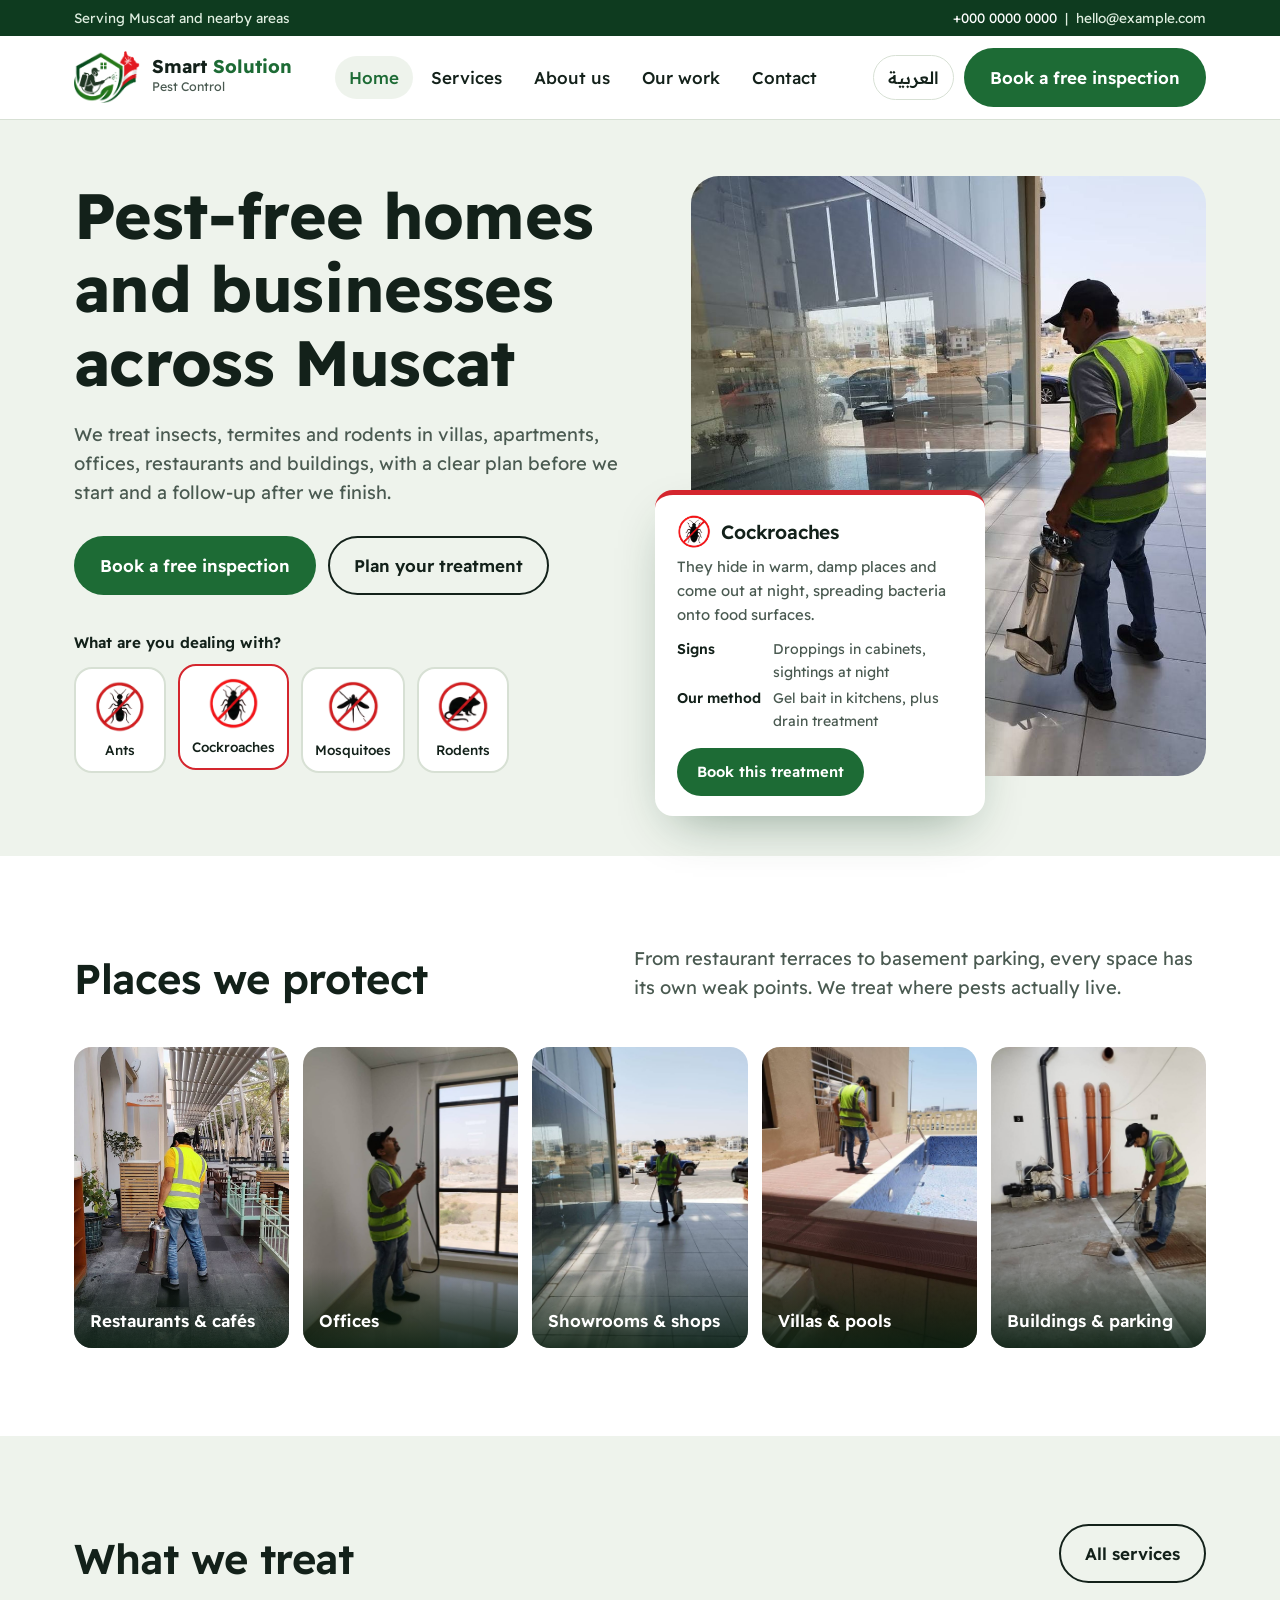
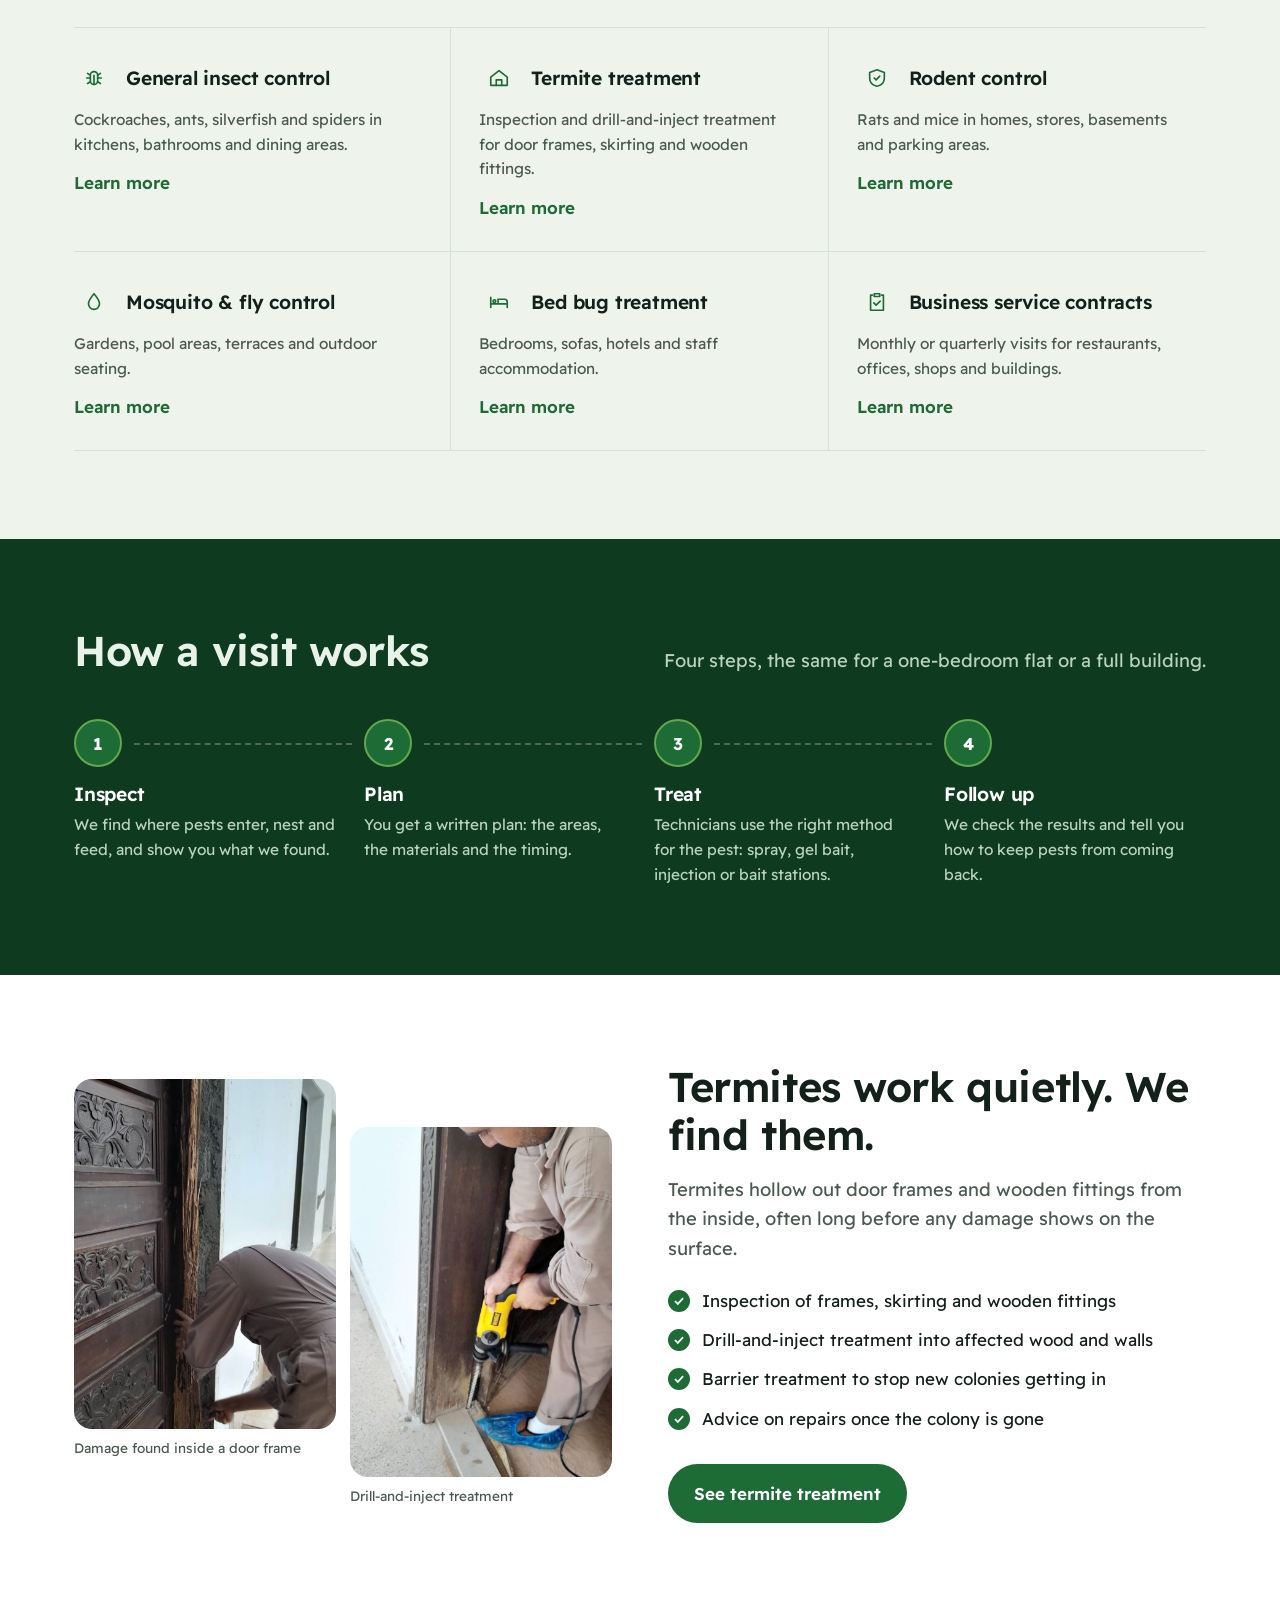
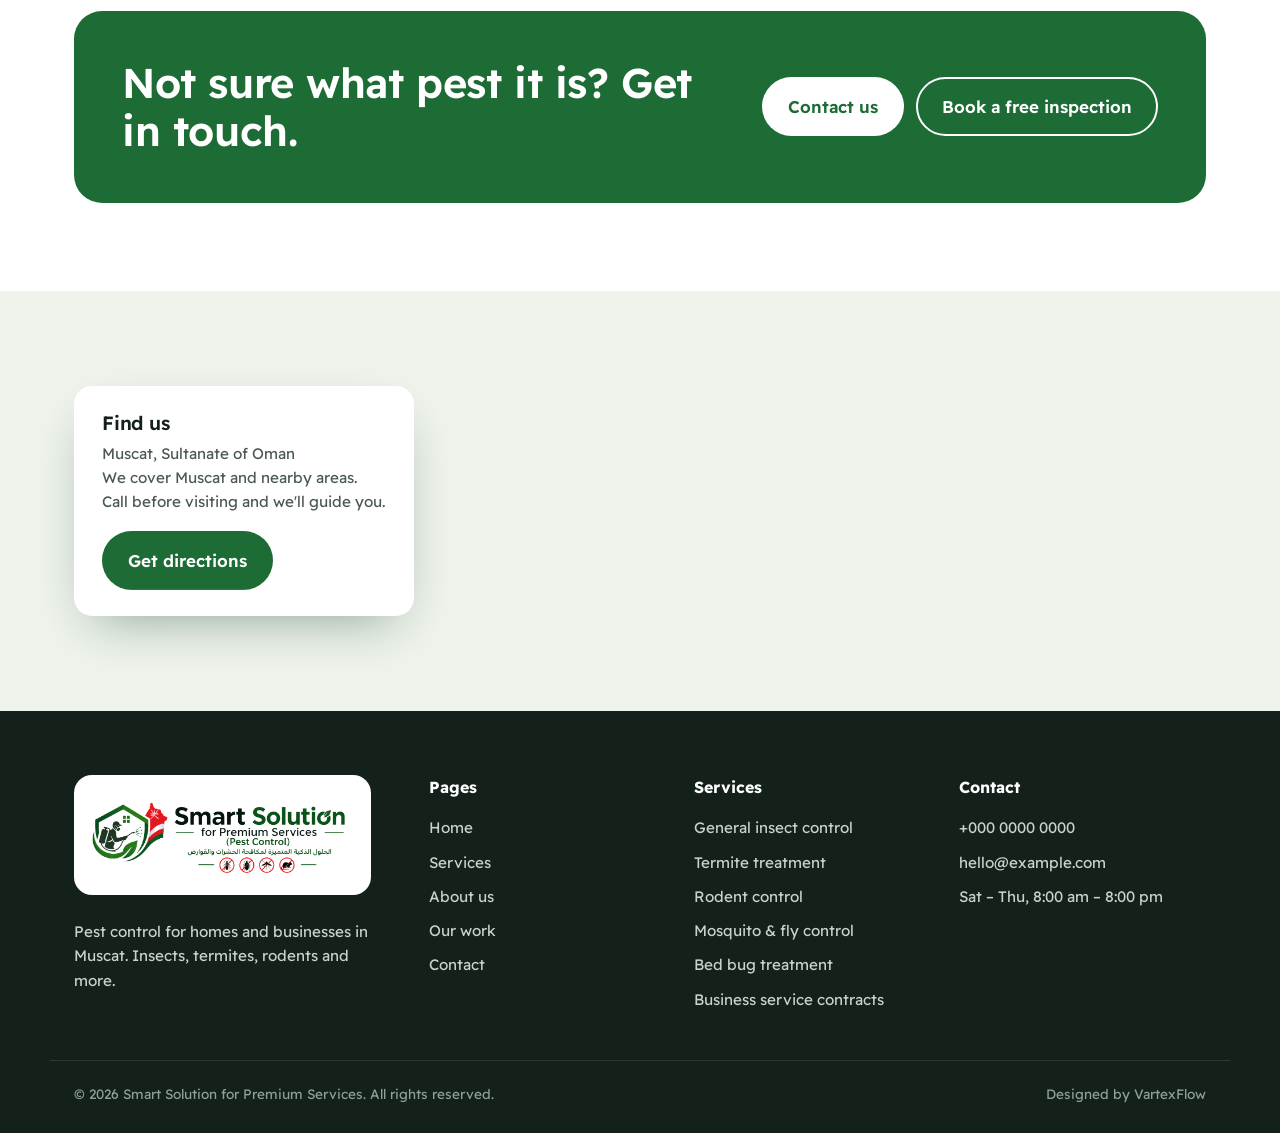
<file: index.html>
<!DOCTYPE html>
<html lang="en" dir="ltr">
<head>
<meta charset="utf-8">
<meta name="viewport" content="width=device-width, initial-scale=1">
<title>Smart Solution – Pest Control in Muscat, Oman</title>
<meta name="description" content="Pest control for homes and businesses in Muscat: insects, termites, rodents, mosquitoes and bed bugs. Book a free inspection.">
<link rel="canonical" href="https://shahinalambd.github.io/smart-solution-website/">
<meta property="og:type" content="website">
<meta property="og:title" content="Smart Solution – Pest Control in Muscat, Oman">
<meta property="og:description" content="Pest control for homes and businesses in Muscat: insects, termites, rodents, mosquitoes and bed bugs. Book a free inspection.">
<meta property="og:url" content="https://shahinalambd.github.io/smart-solution-website/">
<meta property="og:image" content="https://shahinalambd.github.io/smart-solution-website/assets/img/og-image.png">
<meta property="og:image:width" content="1200">
<meta property="og:image:height" content="630">
<meta name="twitter:card" content="summary_large_image">
<link rel="icon" href="assets/img/emblem.png">
<link rel="preconnect" href="https://fonts.googleapis.com"><link rel="preconnect" href="https://fonts.gstatic.com" crossorigin>
<link href="https://fonts.googleapis.com/css2?family=Readex+Pro:wght@300;400;500;600;700&display=swap" rel="stylesheet">
<link rel="stylesheet" href="assets/css/style.css">
</head>
<body data-page="home">
<div id="site-header"></div>

<main>
  <section class="hero">
    <div class="wrap hero-grid">
      <div class="hero-load">
        <h1 data-i18n="h_title">Pest-free homes and businesses across Muscat</h1>
        <p class="lead" data-i18n="h_lead">We treat insects, termites and rodents in villas, apartments, offices, restaurants and buildings, with a clear plan before we start and a follow-up after we finish.</p>
        <div class="hero-ctas">
          <a class="btn btn-primary" href="contact.html" data-i18n="cta_book">Book a free inspection</a>
          <a class="btn btn-ghost" href="services.html#planner" data-i18n="cta_plan">Plan your treatment</a>
        </div>
        <div class="pest-picker">
          <p class="label" data-i18n="h_pick">What are you dealing with?</p>
          <div class="pest-row" id="pestRow"></div>
        </div>
      </div>
      <div class="hero-visual">
        <img src="assets/img/storefront-1.jpg" alt="Technician treating a showroom entrance in Muscat" width="1000" height="1320">
        <div class="treat-card" id="treatCard" aria-live="polite"></div>
      </div>
    </div>
  </section>

  <section>
    <div class="wrap">
      <div class="sec-head">
        <h2 data-i18n="pl_title">Places we protect</h2>
        <p class="lead" data-i18n="pl_lead">From restaurant terraces to basement parking, every space has its own weak points. We treat where pests actually live.</p>
      </div>
      <div class="places">
        <a class="place" href="projects.html#restaurants"><img src="assets/img/restaurant-1.jpg" alt="" loading="lazy"><span data-i18n="pl_1">Restaurants &amp; cafés</span></a>
        <a class="place" href="projects.html#commercial"><img src="assets/img/office.jpg" alt="" loading="lazy"><span data-i18n="pl_2">Offices</span></a>
        <a class="place" href="projects.html#commercial"><img src="assets/img/storefront-2.jpg" alt="" loading="lazy"><span data-i18n="pl_3">Showrooms &amp; shops</span></a>
        <a class="place" href="projects.html#homes"><img src="assets/img/villa-pool.jpg" alt="" loading="lazy"><span data-i18n="pl_4">Villas &amp; pools</span></a>
        <a class="place" href="projects.html#buildings"><img src="assets/img/basement.jpg" alt="" loading="lazy"><span data-i18n="pl_5">Buildings &amp; parking</span></a>
      </div>
    </div>
  </section>

  <section class="bg-mist">
    <div class="wrap">
      <div class="sec-head">
        <h2 data-i18n="sv_title">What we treat</h2>
        <a class="btn btn-ghost" href="services.html" data-i18n="sv_all">All services</a>
      </div>
      <div class="svc-list" id="svcList"></div>
    </div>
  </section>

  <section class="bg-deep">
    <div class="wrap">
      <div class="sec-head">
        <h2 data-i18n="pr_title">How a visit works</h2>
        <p class="lead" data-i18n="pr_lead">Four steps, the same for a one-bedroom flat or a full building.</p>
      </div>
      <ol class="steps">
        <li><h3 data-i18n="pr_1t">Inspect</h3><p data-i18n="pr_1">We find where pests enter, nest and feed, and show you what we found.</p></li>
        <li><h3 data-i18n="pr_2t">Plan</h3><p data-i18n="pr_2">You get a written plan: the areas, the materials and the timing.</p></li>
        <li><h3 data-i18n="pr_3t">Treat</h3><p data-i18n="pr_3">Technicians use the right method for the pest: spray, gel bait, injection or bait stations.</p></li>
        <li><h3 data-i18n="pr_4t">Follow up</h3><p data-i18n="pr_4">We check the results and tell you how to keep pests from coming back.</p></li>
      </ol>
    </div>
  </section>

  <section>
    <div class="wrap feature">
      <div class="feature-pics">
        <figure><img src="assets/img/termite-damage.jpg" alt="Termite damage inside a wooden door frame" loading="lazy"><figcaption data-i18n="tf_c1">Damage found inside a door frame</figcaption></figure>
        <figure><img src="assets/img/termite-drill-2.jpg" alt="Technician drilling a door frame for termite injection" loading="lazy"><figcaption data-i18n="tf_c2">Drill-and-inject treatment</figcaption></figure>
      </div>
      <div>
        <h2 data-i18n="tf_title">Termites work quietly. We find them.</h2>
        <p class="lead" style="margin-top:16px" data-i18n="tf_lead">Termites hollow out door frames and wooden fittings from the inside, often long before any damage shows on the surface.</p>
        <ul class="checks">
          <li data-i18n="tf_1">Inspection of frames, skirting and wooden fittings</li>
          <li data-i18n="tf_2">Drill-and-inject treatment into affected wood and walls</li>
          <li data-i18n="tf_3">Barrier treatment to stop new colonies getting in</li>
          <li data-i18n="tf_4">Advice on repairs once the colony is gone</li>
        </ul>
        <a class="btn btn-primary" href="services.html#termites" data-i18n="tf_cta">See termite treatment</a>
      </div>
    </div>
  </section>

  <section style="padding-top:0">
    <div class="wrap">
      <div class="cta-band">
        <h2 data-i18n="cb_title">Not sure what pest it is? Get in touch.</h2>
        <div class="hero-ctas" style="margin:0">
          <a class="btn btn-primary" href="contact.html" data-i18n="cta_wa">Contact us</a>
          <a class="btn btn-ghost" href="contact.html" data-i18n="cta_book">Book a free inspection</a>
        </div>
      </div>
    </div>
  </section>
</main>

<div id="site-footer"></div>
<script src="assets/js/main.js"></script>
</body>
</html>
</file>
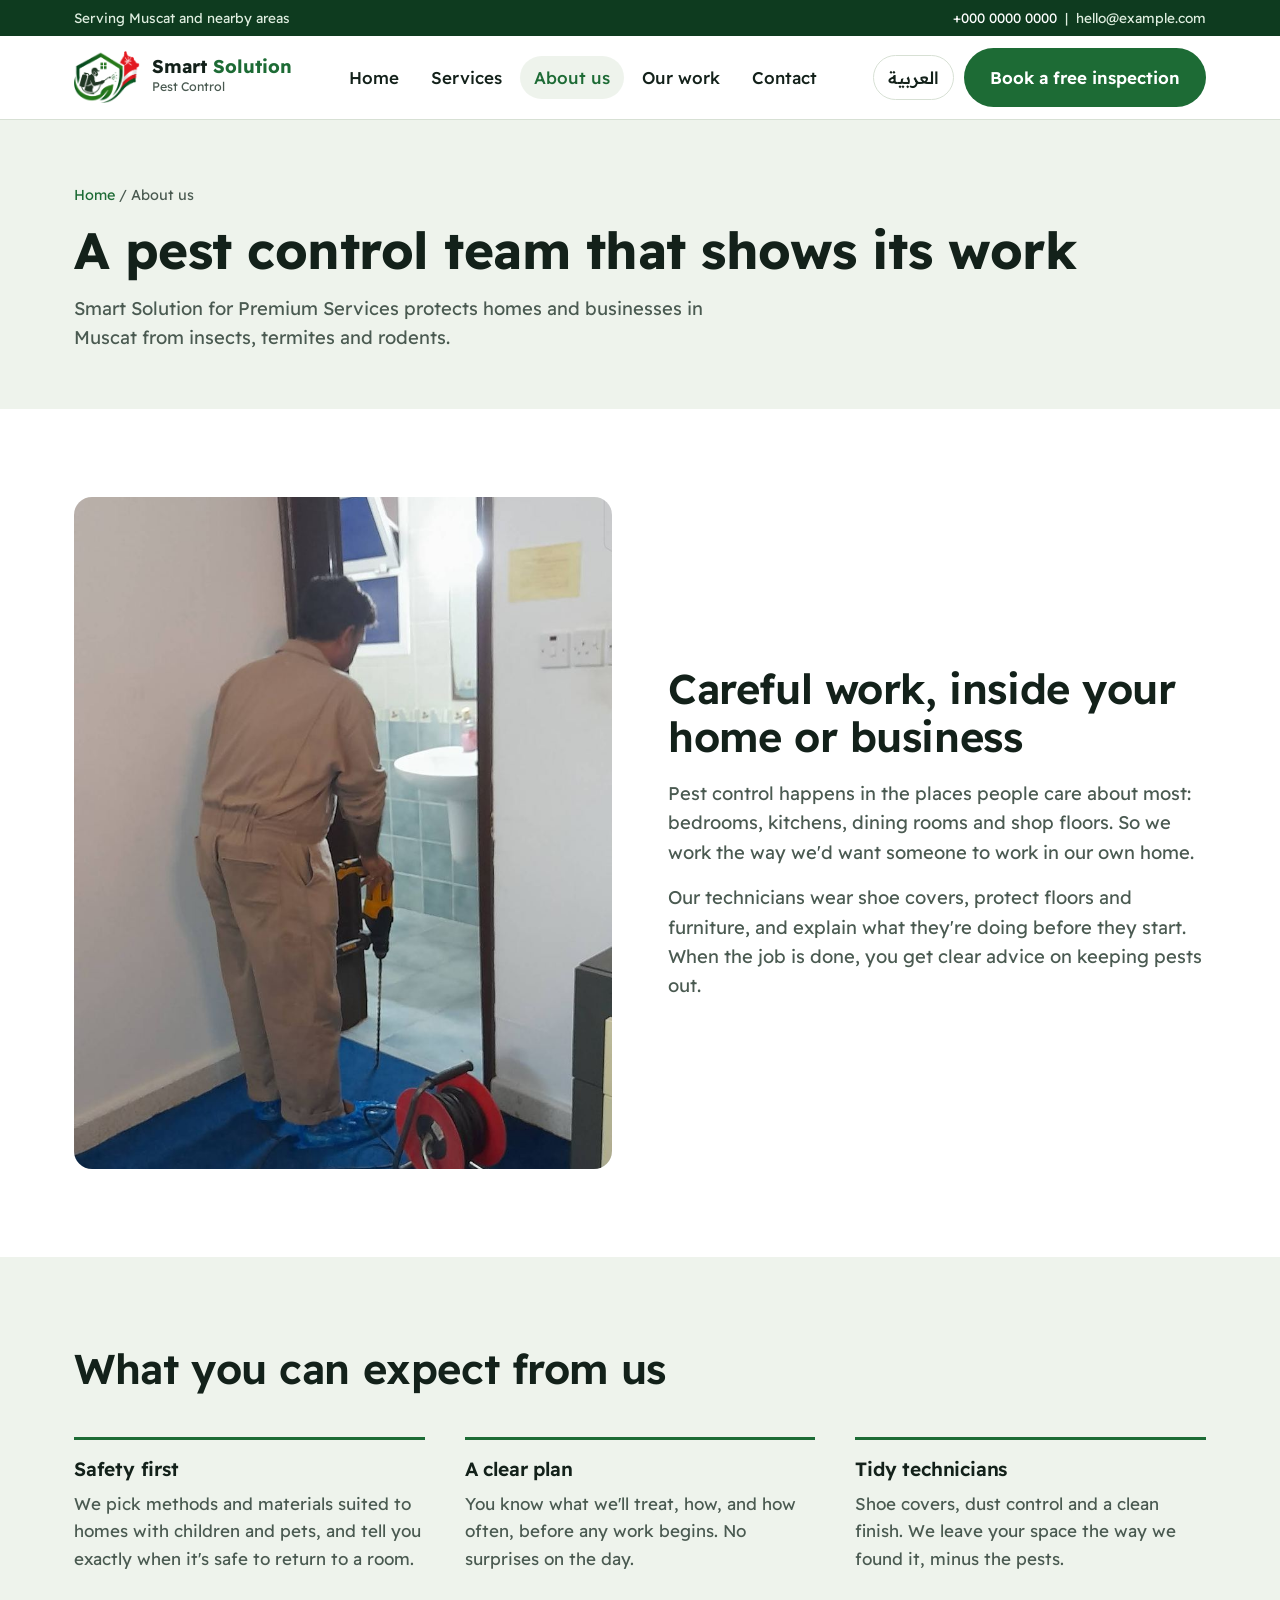
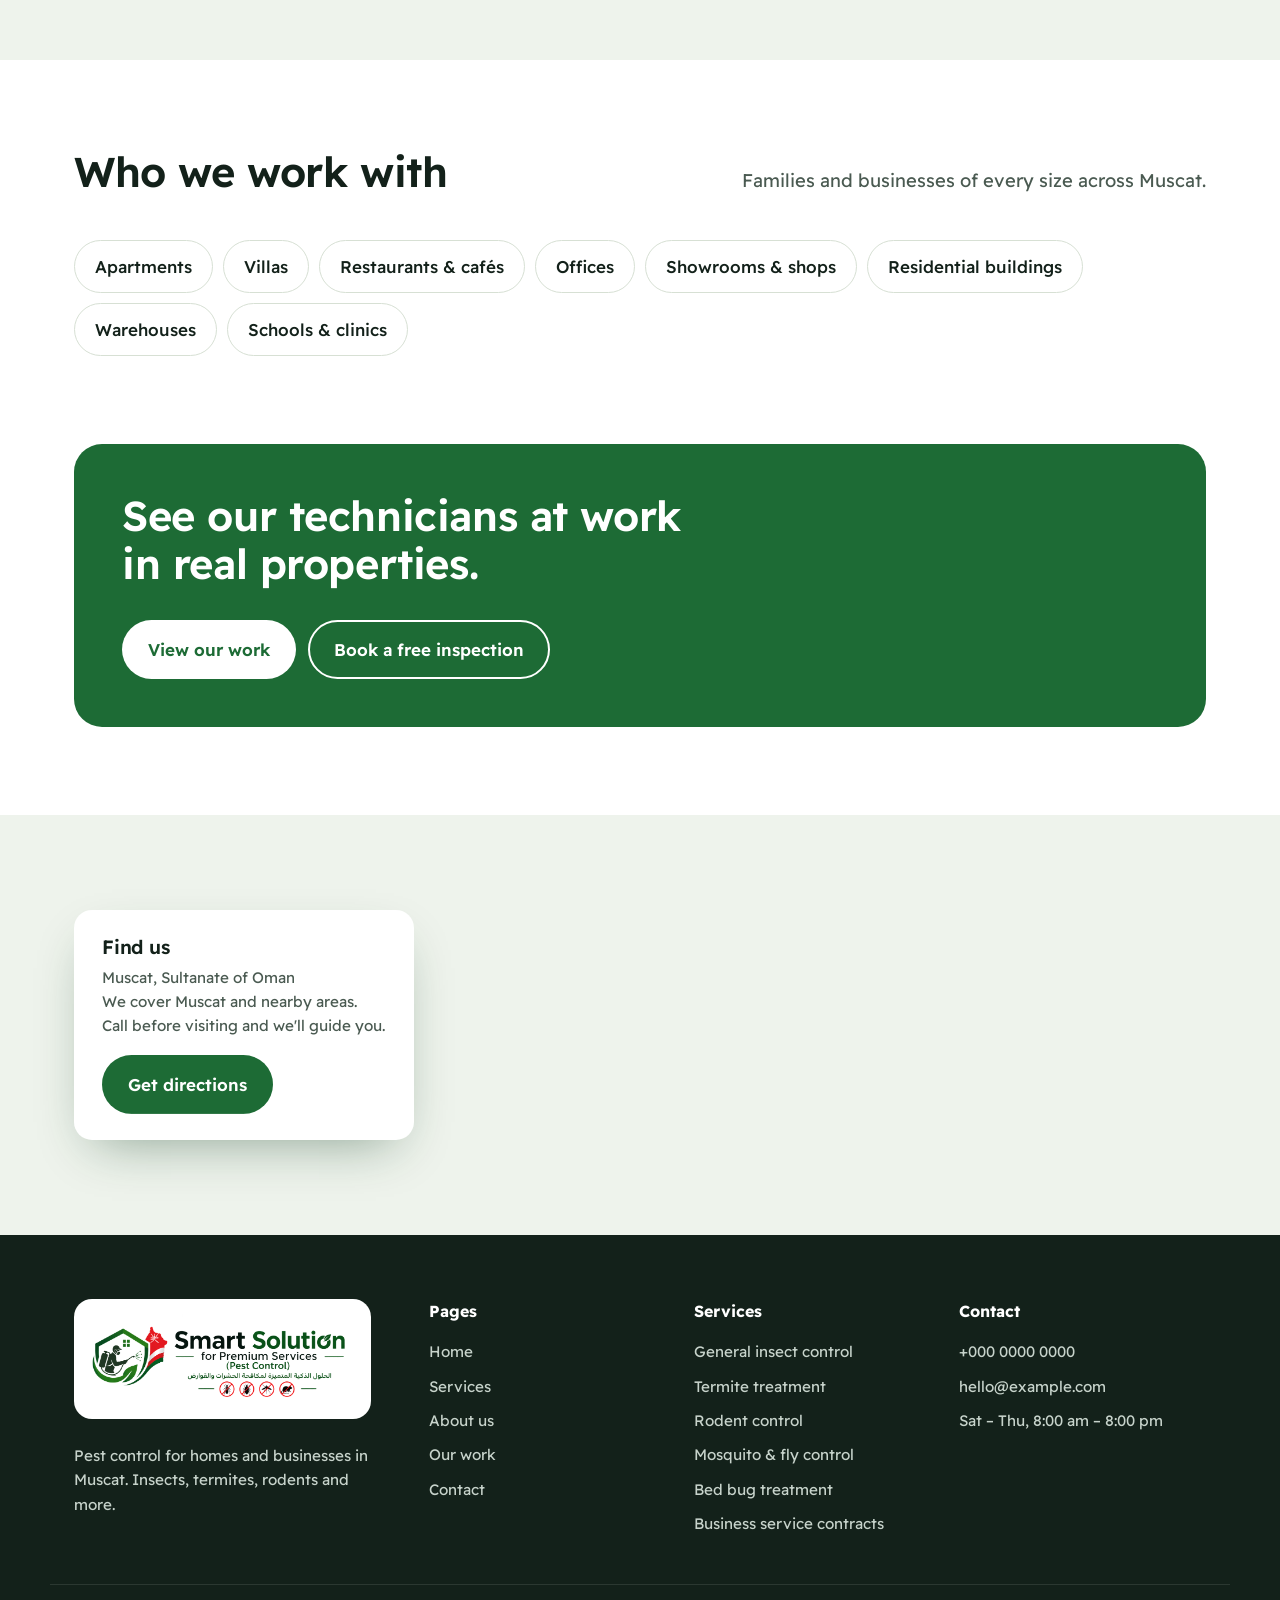
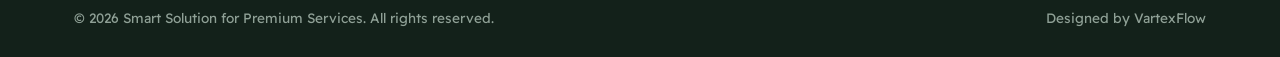
<file: about.html>
<!DOCTYPE html>
<html lang="en" dir="ltr">
<head>
<meta charset="utf-8">
<meta name="viewport" content="width=device-width, initial-scale=1">
<title>About us – Smart Solution Pest Control, Muscat</title>
<meta name="description" content="Smart Solution for Premium Services is a pest control company serving homes and businesses in Muscat, Oman.">
<link rel="canonical" href="https://shahinalambd.github.io/smart-solution-website/about.html">
<meta property="og:type" content="website">
<meta property="og:title" content="About us – Smart Solution Pest Control, Muscat">
<meta property="og:description" content="Smart Solution for Premium Services is a pest control company serving homes and businesses in Muscat, Oman.">
<meta property="og:url" content="https://shahinalambd.github.io/smart-solution-website/about.html">
<meta property="og:image" content="https://shahinalambd.github.io/smart-solution-website/assets/img/og-image.png">
<meta property="og:image:width" content="1200">
<meta property="og:image:height" content="630">
<meta name="twitter:card" content="summary_large_image">
<link rel="icon" href="assets/img/emblem.png">
<link rel="preconnect" href="https://fonts.googleapis.com"><link rel="preconnect" href="https://fonts.gstatic.com" crossorigin>
<link href="https://fonts.googleapis.com/css2?family=Readex+Pro:wght@300;400;500;600;700&display=swap" rel="stylesheet">
<link rel="stylesheet" href="assets/css/style.css">
</head>
<body data-page="about">
<div id="site-header"></div>

<main>
  <header class="page-hero">
    <div class="wrap">
      <p class="crumbs"><a href="index.html" data-i18n="nav_home">Home</a> / <span data-i18n="nav_about">About us</span></p>
      <h1 data-i18n="a_title">A pest control team that shows its work</h1>
      <p class="lead" data-i18n="a_lead">Smart Solution for Premium Services protects homes and businesses in Muscat from insects, termites and rodents.</p>
    </div>
  </header>

  <section>
    <div class="wrap split">
      <img src="assets/img/termite-drill-1.jpg" alt="Technician treating a bathroom door frame, wearing shoe covers" loading="lazy">
      <div>
        <h2 data-i18n="a_h2">Careful work, inside your home or business</h2>
        <p class="lead" style="margin-top:18px" data-i18n="a_p1">Pest control happens in the places people care about most: bedrooms, kitchens, dining rooms and shop floors. So we work the way we'd want someone to work in our own home.</p>
        <p class="lead" data-i18n="a_p2">Our technicians wear shoe covers, protect floors and furniture, and explain what they're doing before they start. When the job is done, you get clear advice on keeping pests out.</p>
      </div>
    </div>
  </section>

  <section class="bg-mist">
    <div class="wrap">
      <div class="sec-head"><h2 data-i18n="v_title">What you can expect from us</h2></div>
      <div class="values">
        <div><h3 data-i18n="v_1t">Safety first</h3><p data-i18n="v_1">We pick methods and materials suited to homes with children and pets, and tell you exactly when it's safe to return to a room.</p></div>
        <div><h3 data-i18n="v_2t">A clear plan</h3><p data-i18n="v_2">You know what we'll treat, how, and how often, before any work begins. No surprises on the day.</p></div>
        <div><h3 data-i18n="v_3t">Tidy technicians</h3><p data-i18n="v_3">Shoe covers, dust control and a clean finish. We leave your space the way we found it, minus the pests.</p></div>
      </div>
    </div>
  </section>

  <section>
    <div class="wrap">
      <div class="sec-head">
        <h2 data-i18n="sc_title">Who we work with</h2>
        <p class="lead" data-i18n="sc_lead">Families and businesses of every size across Muscat.</p>
      </div>
      <div class="sectors">
        <span data-i18n="sc_1">Apartments</span><span data-i18n="sc_2">Villas</span><span data-i18n="sc_3">Restaurants &amp; cafés</span><span data-i18n="sc_4">Offices</span><span data-i18n="sc_5">Showrooms &amp; shops</span><span data-i18n="sc_6">Residential buildings</span><span data-i18n="sc_7">Warehouses</span><span data-i18n="sc_8">Schools &amp; clinics</span>
      </div>
    </div>
  </section>

  <section style="padding-top:0">
    <div class="wrap">
      <div class="cta-band">
        <h2 data-i18n="a_cta">See our technicians at work in real properties.</h2>
        <div class="hero-ctas" style="margin:0">
          <a class="btn btn-primary" href="projects.html" data-i18n="a_cta_btn">View our work</a>
          <a class="btn btn-ghost" href="contact.html" data-i18n="cta_book">Book a free inspection</a>
        </div>
      </div>
    </div>
  </section>
</main>

<div id="site-footer"></div>
<script src="assets/js/main.js"></script>
</body>
</html>
</file>
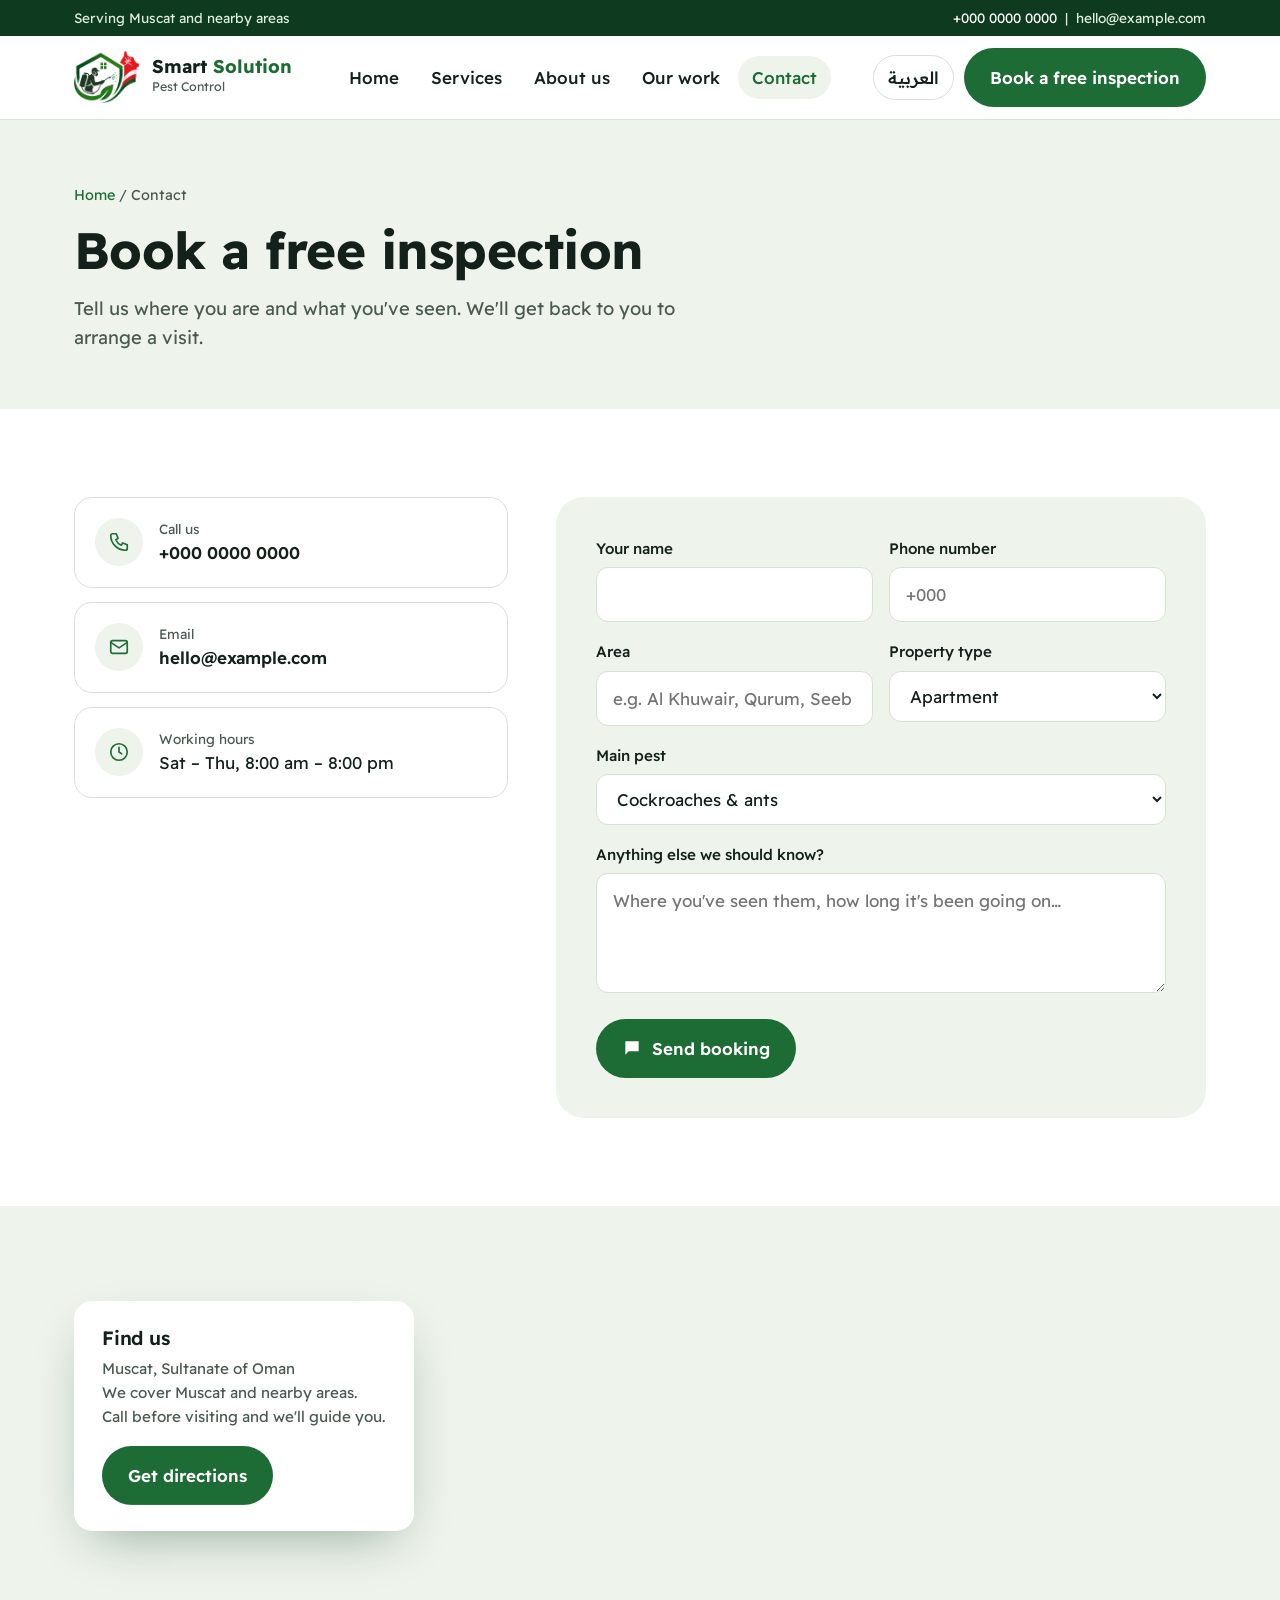
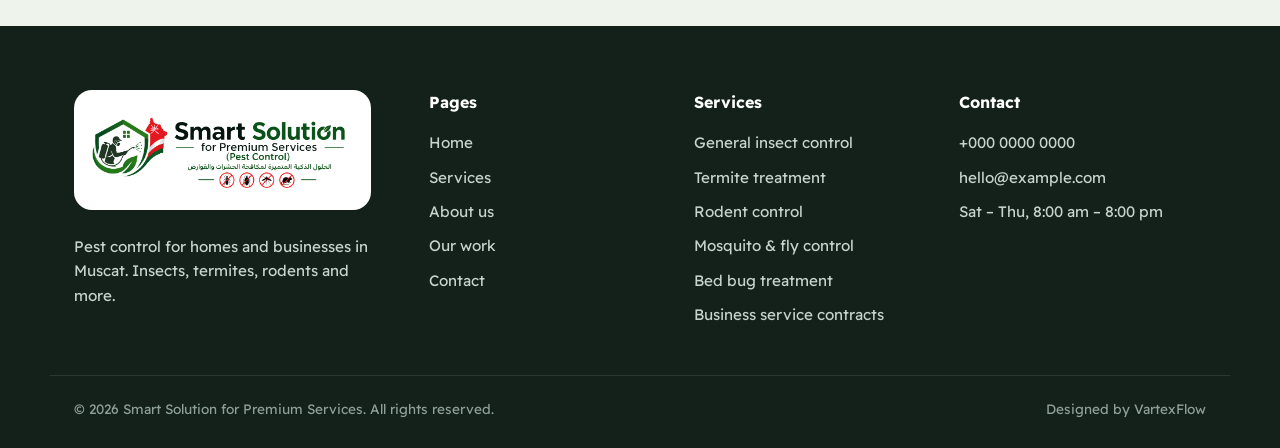
<file: contact.html>
<!DOCTYPE html>
<html lang="en" dir="ltr">
<head>
<meta charset="utf-8">
<meta name="viewport" content="width=device-width, initial-scale=1">
<title>Contact – Smart Solution Pest Control, Muscat</title>
<meta name="description" content="Book a free pest inspection in Muscat. Call or message Smart Solution.">
<link rel="canonical" href="https://shahinalambd.github.io/smart-solution-website/contact.html">
<meta property="og:type" content="website">
<meta property="og:title" content="Contact – Smart Solution Pest Control, Muscat">
<meta property="og:description" content="Book a free pest inspection in Muscat. Call or message Smart Solution.">
<meta property="og:url" content="https://shahinalambd.github.io/smart-solution-website/contact.html">
<meta property="og:image" content="https://shahinalambd.github.io/smart-solution-website/assets/img/og-image.png">
<meta property="og:image:width" content="1200">
<meta property="og:image:height" content="630">
<meta name="twitter:card" content="summary_large_image">
<link rel="icon" href="assets/img/emblem.png">
<link rel="preconnect" href="https://fonts.googleapis.com"><link rel="preconnect" href="https://fonts.gstatic.com" crossorigin>
<link href="https://fonts.googleapis.com/css2?family=Readex+Pro:wght@300;400;500;600;700&display=swap" rel="stylesheet">
<link rel="stylesheet" href="assets/css/style.css">
</head>
<body data-page="contact">
<div id="site-header"></div>

<main>
  <header class="page-hero">
    <div class="wrap">
      <p class="crumbs"><a href="index.html" data-i18n="nav_home">Home</a> / <span data-i18n="nav_contact">Contact</span></p>
      <h1 data-i18n="c_title">Book a free inspection</h1>
      <p class="lead" data-i18n="c_lead">Tell us where you are and what you've seen. We'll get back to you to arrange a visit.</p>
    </div>
  </header>

  <section>
    <div class="wrap contact-grid">
      <div class="c-cards" id="cCards"></div>
      <form class="form" id="bookForm" novalidate>
        <div class="row">
          <div class="field"><label for="fName" data-i18n="c_name">Your name</label><input id="fName" name="name" autocomplete="name" required><span class="err" data-i18n="c_err_name">Please enter your name.</span></div>
          <div class="field"><label for="fPhone" data-i18n="c_phone">Phone number</label><input id="fPhone" name="phone" type="tel" autocomplete="tel" required dir="ltr" placeholder="+000"><span class="err" data-i18n="c_err_phone">Please enter a phone number we can reach.</span></div>
        </div>
        <div class="row">
          <div class="field"><label for="fArea" data-i18n="c_area">Area</label><input id="fArea" name="area" data-i18n-ph="c_area_ph" placeholder="e.g. Al Khuwair, Qurum, Seeb"></div>
          <div class="field"><label for="fProp" data-i18n="c_prop">Property type</label><select id="fProp" name="prop"></select></div>
        </div>
        <div class="field"><label for="fPest" data-i18n="c_pest">Main pest</label><select id="fPest" name="pest"></select></div>
        <div class="field"><label for="fMsg" data-i18n="c_msg">Anything else we should know?</label><textarea id="fMsg" name="msg" data-i18n-ph="c_msg_ph" placeholder="Where you've seen them, how long it's been going on…"></textarea></div>
        <button class="btn btn-primary" type="submit"><svg viewBox="0 0 24 24" fill="currentColor"><path d="M4 4h16v12H8l-4 4V4Z"/></svg><span data-i18n="c_send">Send booking</span></button>
      </form>
    </div>
  </section>
</main>

<div id="site-footer"></div>
<script src="assets/js/main.js"></script>
</body>
</html>
</file>
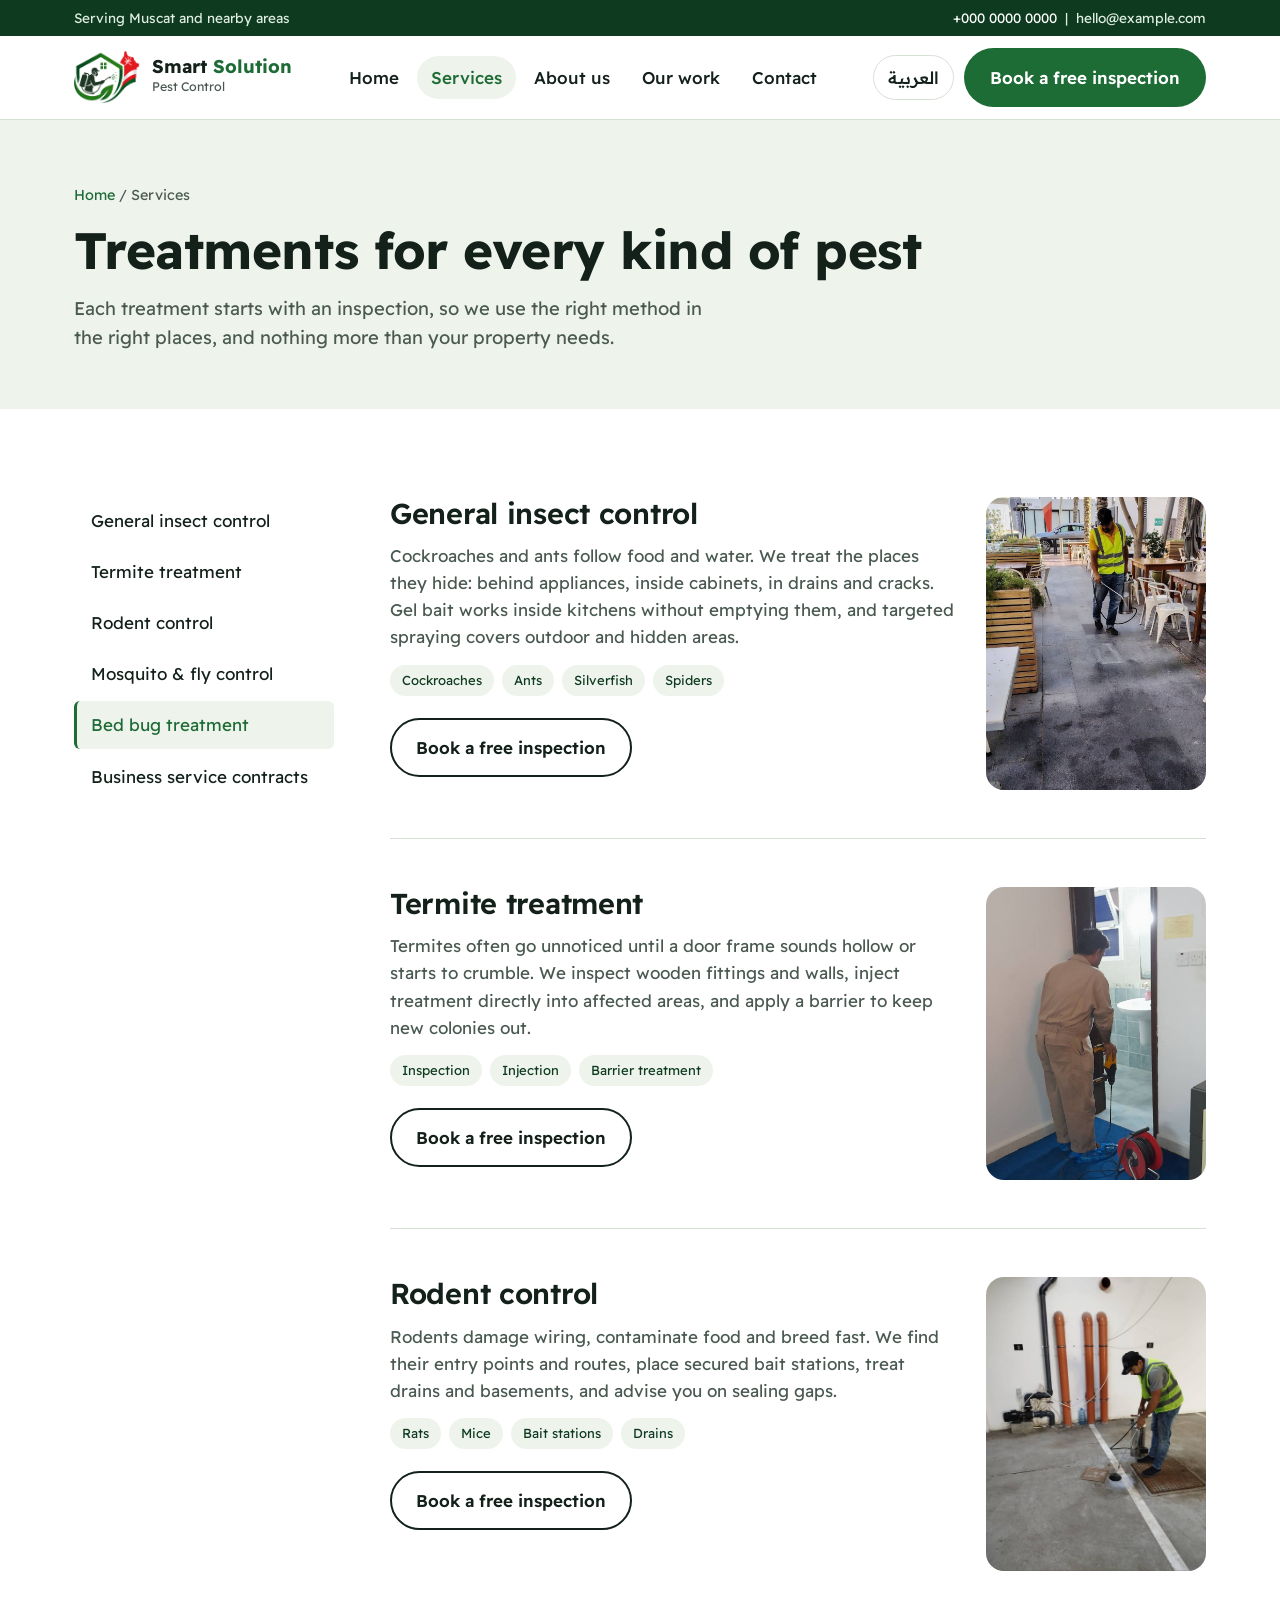
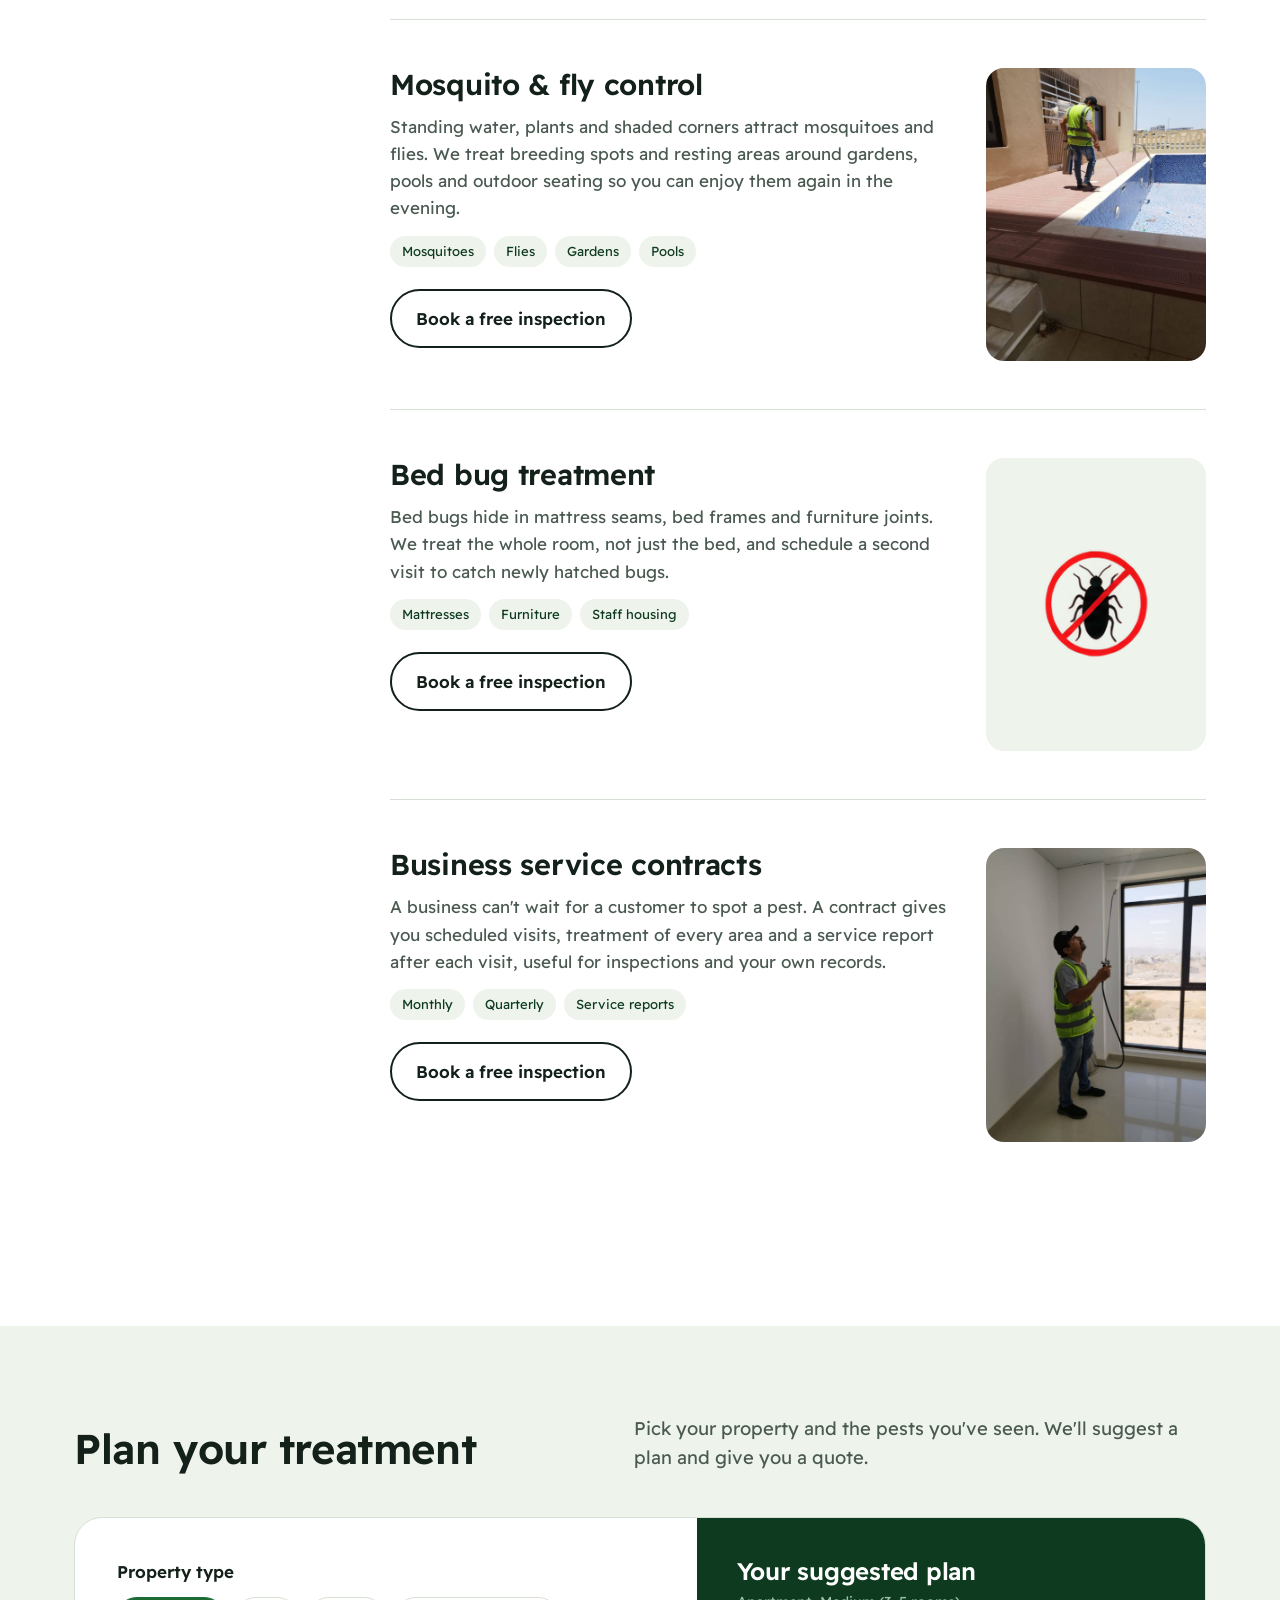
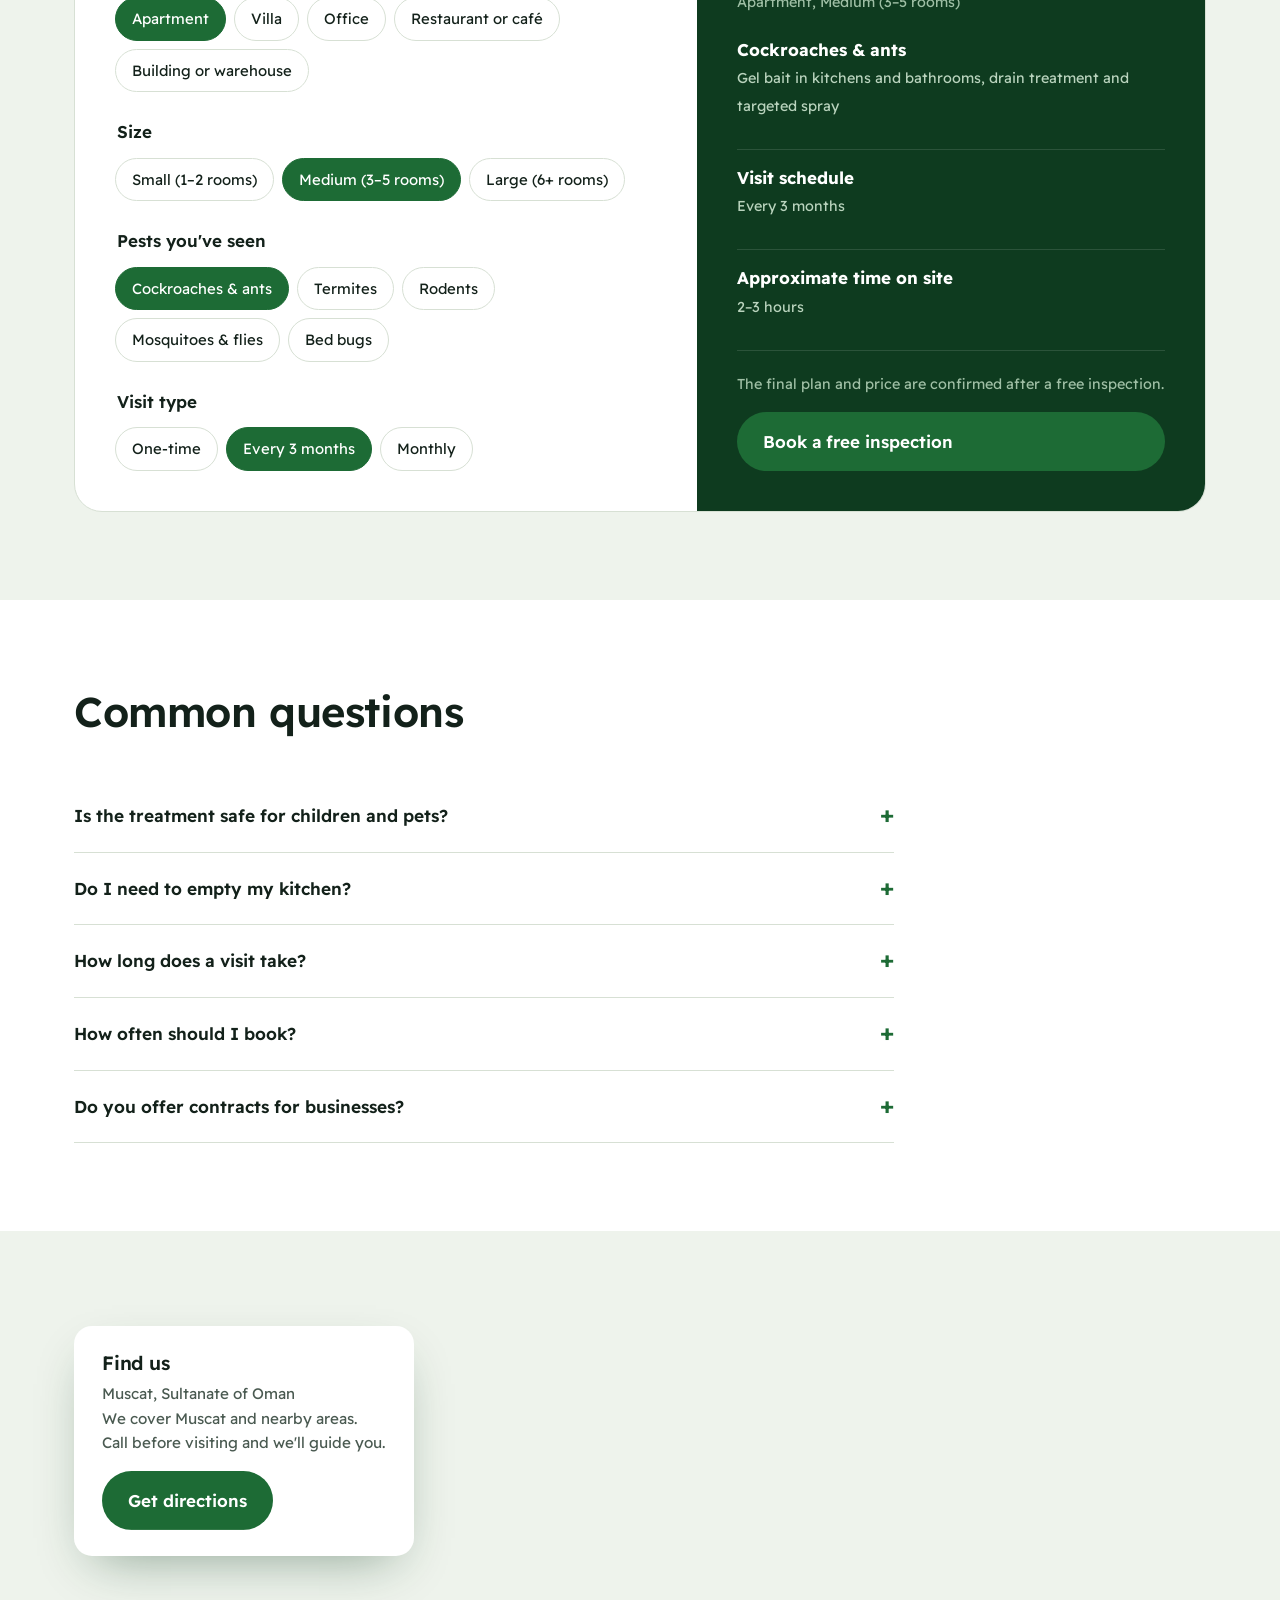
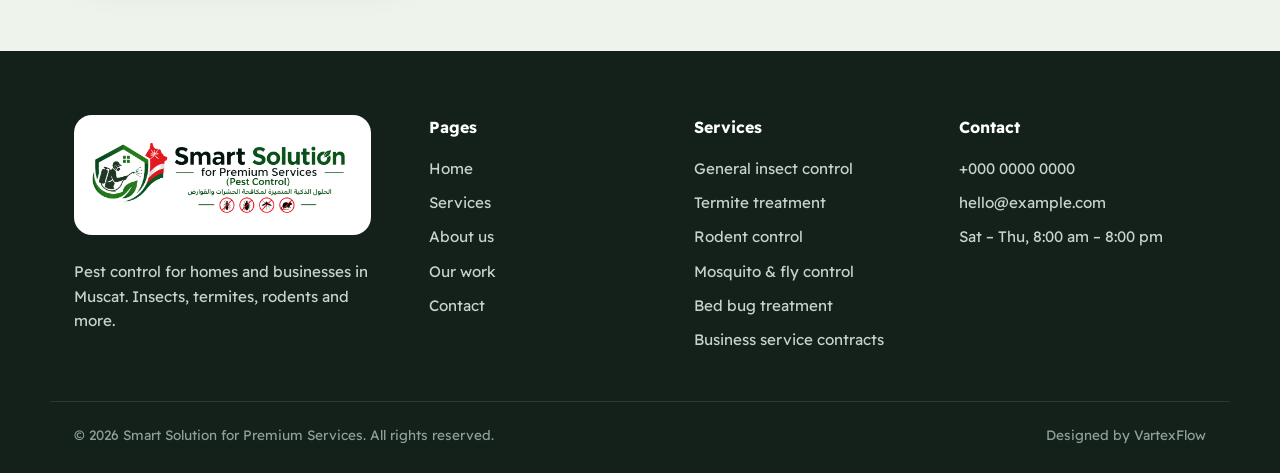
<file: services.html>
<!DOCTYPE html>
<html lang="en" dir="ltr">
<head>
<meta charset="utf-8">
<meta name="viewport" content="width=device-width, initial-scale=1">
<title>Services – Smart Solution Pest Control, Muscat</title>
<meta name="description" content="Insect, termite, rodent, mosquito and bed bug treatment, plus service contracts for businesses in Muscat.">
<link rel="canonical" href="https://shahinalambd.github.io/smart-solution-website/services.html">
<meta property="og:type" content="website">
<meta property="og:title" content="Services – Smart Solution Pest Control, Muscat">
<meta property="og:description" content="Insect, termite, rodent, mosquito and bed bug treatment, plus service contracts for businesses in Muscat.">
<meta property="og:url" content="https://shahinalambd.github.io/smart-solution-website/services.html">
<meta property="og:image" content="https://shahinalambd.github.io/smart-solution-website/assets/img/og-image.png">
<meta property="og:image:width" content="1200">
<meta property="og:image:height" content="630">
<meta name="twitter:card" content="summary_large_image">
<link rel="icon" href="assets/img/emblem.png">
<link rel="preconnect" href="https://fonts.googleapis.com"><link rel="preconnect" href="https://fonts.gstatic.com" crossorigin>
<link href="https://fonts.googleapis.com/css2?family=Readex+Pro:wght@300;400;500;600;700&display=swap" rel="stylesheet">
<link rel="stylesheet" href="assets/css/style.css">
</head>
<body data-page="services">
<div id="site-header"></div>

<main>
  <header class="page-hero">
    <div class="wrap">
      <p class="crumbs"><a href="index.html" data-i18n="nav_home">Home</a> / <span data-i18n="nav_services">Services</span></p>
      <h1 data-i18n="s_title">Treatments for every kind of pest</h1>
      <p class="lead" data-i18n="s_lead">Each treatment starts with an inspection, so we use the right method in the right places, and nothing more than your property needs.</p>
    </div>
  </header>

  <section>
    <div class="wrap svc-detail">
      <nav class="svc-nav" id="svcNav" aria-label="Services"></nav>
      <div id="svcBlocks"></div>
    </div>
  </section>

  <section class="bg-mist" id="planner">
    <div class="wrap">
      <div class="sec-head">
        <h2 data-i18n="p_title">Plan your treatment</h2>
        <p class="lead" data-i18n="p_lead">Pick your property and the pests you've seen. We'll suggest a plan and give you a quote.</p>
      </div>
      <div class="planner">
        <form id="planForm" onsubmit="return false">
          <fieldset><legend data-i18n="p_prop">Property type</legend><div class="chips" data-group="prop" data-type="radio"></div></fieldset>
          <fieldset><legend data-i18n="p_size">Size</legend><div class="chips" data-group="size" data-type="radio"></div></fieldset>
          <fieldset><legend data-i18n="p_pests">Pests you've seen</legend><div class="chips" data-group="pests" data-type="checkbox"></div></fieldset>
          <fieldset style="margin:0"><legend data-i18n="p_visit">Visit type</legend><div class="chips" data-group="visit" data-type="radio"></div></fieldset>
        </form>
        <div class="planner-out" id="planOut" aria-live="polite"></div>
      </div>
    </div>
  </section>

  <section>
    <div class="wrap">
      <div class="sec-head"><h2 data-i18n="f_title">Common questions</h2></div>
      <div class="faq">
        <details><summary data-i18n="f_q1">Is the treatment safe for children and pets?</summary><p data-i18n="f_a1">We choose materials and methods for homes with families. For gel baits and bait stations there is usually no need to leave. For spraying, we'll tell you how long to keep children and pets out of the treated rooms.</p></details>
        <details><summary data-i18n="f_q2">Do I need to empty my kitchen?</summary><p data-i18n="f_a2">For most cockroach and ant treatments, no. We use gel bait in cabinets and corners. If a spray is needed, we'll tell you in advance what to cover or move.</p></details>
        <details><summary data-i18n="f_q3">How long does a visit take?</summary><p data-i18n="f_a3">An apartment usually takes one to two hours. Villas, restaurants and buildings take longer, and we'll give you a time after the inspection.</p></details>
        <details><summary data-i18n="f_q4">How often should I book?</summary><p data-i18n="f_a4">Homes often do well with a visit every three months. Restaurants and food businesses usually need a monthly visit to stay compliant and pest-free.</p></details>
        <details><summary data-i18n="f_q5">Do you offer contracts for businesses?</summary><p data-i18n="f_a5">Yes. We offer monthly and quarterly contracts with scheduled visits and a service report after each one.</p></details>
      </div>
    </div>
  </section>
</main>

<div id="site-footer"></div>
<script src="assets/js/main.js"></script>
</body>
</html>
</file>
<file: assets/css/style.css>
:root{
  --ink:#13211a;
  --ink-soft:#4a5a51;
  --green:#1d6b35;
  --green-deep:#0e3b1f;
  --leaf:#63a84b;
  --mist:#eef3ec;
  --line:#d7e0d4;
  --red:#d4262e;
  --white:#fff;
  --radius-s:6px;
  --radius-l:18px;
  --wrap:1180px;
  --font:"Readex Pro",system-ui,-apple-system,"Segoe UI",Tahoma,sans-serif;
}
*,*::before,*::after{box-sizing:border-box}
html{scroll-behavior:smooth}
body{margin:0;font-family:var(--font);color:var(--ink);background:var(--white);font-size:17px;line-height:1.6;-webkit-font-smoothing:antialiased}
img{max-width:100%;display:block}
a{color:inherit}
button,input,select,textarea{font:inherit;color:inherit}
:focus-visible{outline:3px solid var(--leaf);outline-offset:3px;border-radius:4px}
.wrap{max-width:var(--wrap);margin-inline:auto;padding-inline:24px}
h1,h2,h3{line-height:1.15;margin:0;letter-spacing:-.01em}
h1{font-size:clamp(2.3rem,5.2vw,4rem);font-weight:700}
h2{font-size:clamp(1.8rem,3.4vw,2.6rem);font-weight:600}
h3{font-size:1.2rem;font-weight:600}
p{margin:0}
.lead{font-size:1.15rem;color:var(--ink-soft);max-width:60ch}
[dir=rtl] h1,[dir=rtl] h2,[dir=rtl] h3{letter-spacing:0;line-height:1.35}
[dir=rtl] .hero h1{font-size:clamp(2rem,4.2vw,3.2rem)}

/* buttons */
.btn{display:inline-flex;align-items:center;gap:10px;padding:14px 24px;border-radius:999px;border:2px solid transparent;font-weight:600;text-decoration:none;cursor:pointer;transition:background .2s,color .2s,border-color .2s}
.btn-primary{background:var(--green);color:#fff}
.btn-primary:hover{background:var(--green-deep)}
.btn-ghost{border-color:var(--ink);color:var(--ink);background:transparent}
.btn-ghost:hover{background:var(--ink);color:#fff}
.btn-wa{background:#1fa855;color:#fff}
.btn-wa:hover{background:#178a45}
.btn svg{width:20px;height:20px;flex:none}

/* header */
.site-header{position:sticky;top:0;z-index:50;background:rgba(255,255,255,.96);backdrop-filter:blur(8px);border-bottom:1px solid var(--line)}
.topbar{background:var(--green-deep);color:#dfeee0;font-size:.85rem}
.topbar .wrap{display:flex;justify-content:space-between;gap:16px;padding-block:7px;flex-wrap:wrap}
.topbar a{text-decoration:none;color:#fff}
.nav{display:flex;align-items:center;justify-content:space-between;gap:20px;padding-block:12px}
.brand{display:flex;align-items:center;gap:12px;text-decoration:none}
.brand img{height:52px;width:auto}
.brand b{display:block;font-size:1.15rem;line-height:1.1}
.brand b span{color:var(--green)}
.brand small{display:block;font-size:.78rem;color:var(--ink-soft)}
.nav-links{display:flex;align-items:center;gap:4px;list-style:none;margin:0;padding:0}
.nav-links a{display:block;padding:8px 14px;border-radius:999px;text-decoration:none;font-weight:500}
.nav-links a:hover{background:var(--mist)}
.nav-links a[aria-current=page]{color:var(--green);background:var(--mist)}
.nav-actions{display:flex;align-items:center;gap:10px}
.lang-btn{background:none;border:1px solid var(--line);border-radius:999px;padding:8px 14px;cursor:pointer;font-weight:500}
.lang-btn:hover{border-color:var(--ink)}
.menu-btn{display:none;background:none;border:0;padding:8px;cursor:pointer}
.menu-btn svg{width:28px;height:28px}
@media (max-width:980px){
  .menu-btn{display:block}
  .nav-links{position:absolute;inset-inline:0;top:100%;flex-direction:column;align-items:stretch;background:#fff;border-bottom:1px solid var(--line);padding:12px 24px 20px;display:none}
  .nav-links.open{display:flex}
  .nav-links a{padding:12px 14px}
  .nav-actions .btn{display:none}
  .topbar .hide-sm{display:none}
}

/* hero */
.hero{padding-block:56px 80px;background:var(--mist)}
.hero-grid{display:grid;grid-template-columns:1.05fr .95fr;gap:48px;align-items:center}
.hero h1{margin-block:0 20px}
.hero .lead{margin-bottom:28px}
.hero-ctas{display:flex;gap:12px;flex-wrap:wrap;margin-bottom:36px}
.pest-picker p.label{font-weight:600;margin-bottom:12px;font-size:.95rem}
.pest-row{display:flex;gap:12px;flex-wrap:wrap}
.pest-btn{display:flex;flex-direction:column;align-items:center;gap:6px;background:#fff;border:2px solid var(--line);border-radius:var(--radius-l);padding:12px 12px 10px;min-width:92px;cursor:pointer;transition:border-color .2s,transform .2s}
.pest-btn img{width:52px;height:52px;object-fit:contain;filter:grayscale(.2)}
.pest-btn span{font-size:.85rem;font-weight:500}
.pest-btn:hover{border-color:var(--leaf)}
.pest-btn[aria-pressed=true]{border-color:var(--red);transform:translateY(-3px)}
.pest-btn[aria-pressed=true] img{filter:none}
.hero-visual{position:relative}
.hero-visual>img{width:100%;height:min(600px,74vh);object-fit:cover;object-position:60% 40%;border-radius:28px 28px 28px 120px}
[dir=rtl] .hero-visual>img{border-radius:28px 28px 120px 28px}
.treat-card{position:absolute;inset-inline-start:-36px;bottom:-40px;width:min(330px,85%);background:#fff;border-radius:var(--radius-l);padding:20px 22px;box-shadow:0 20px 50px -20px rgba(14,59,31,.45);border-top:5px solid var(--red)}
.treat-card h3{margin-bottom:6px;display:flex;align-items:center;gap:10px}
.treat-card h3 img{width:34px;height:34px}
.treat-card p{font-size:.93rem;color:var(--ink-soft)}
.treat-card dl{margin:12px 0 0;display:grid;grid-template-columns:auto 1fr;gap:4px 12px;font-size:.88rem}
.treat-card dt{font-weight:600}
.treat-card dd{margin:0;color:var(--ink-soft)}
.treat-card.swap{animation:swap .35s ease}
@keyframes swap{from{opacity:.2;transform:translateY(8px)}to{opacity:1;transform:none}}
@media (max-width:900px){
  .hero-grid{grid-template-columns:1fr}
  .treat-card{position:relative;inset:auto;width:auto;margin:-60px 16px 0}
  .hero-visual>img{height:360px}
}
.hero-load>*{animation:rise .7s cubic-bezier(.2,.7,.2,1) both}
.hero-load>*:nth-child(2){animation-delay:.08s}
.hero-load>*:nth-child(3){animation-delay:.16s}
.hero-load>*:nth-child(4){animation-delay:.24s}
@keyframes rise{from{opacity:0;transform:translateY(18px)}to{opacity:1;transform:none}}

/* sections */
section{padding-block:88px}
.sec-head{display:flex;justify-content:space-between;align-items:end;gap:32px;margin-bottom:44px;flex-wrap:wrap}
.sec-head .lead{max-width:52ch}
.bg-mist{background:var(--mist)}
.bg-deep{background:var(--green-deep);color:#e8f2e8}
.bg-deep .lead{color:#b9d3bd}

/* places strip */
.places{display:grid;grid-template-columns:repeat(5,1fr);gap:14px}
.place{position:relative;border-radius:var(--radius-l);overflow:hidden;aspect-ratio:3/4.2;text-decoration:none;color:#fff}
.place img{width:100%;height:100%;object-fit:cover;transition:transform .5s}
.place:hover img{transform:scale(1.05)}
.place span{position:absolute;inset-inline:0;bottom:0;padding:40px 16px 14px;background:linear-gradient(transparent,rgba(8,30,16,.85));font-weight:600}
@media (max-width:900px){.places{grid-template-columns:repeat(2,1fr)}.place:last-child{grid-column:span 2;aspect-ratio:16/9}}

/* services list */
.svc-list{display:grid;grid-template-columns:repeat(3,1fr);border-top:1px solid var(--line)}
.svc{padding:30px 28px 30px 0;border-bottom:1px solid var(--line)}
[dir=rtl] .svc{padding:30px 0 30px 28px}
.svc:not(:nth-child(3n)){border-inline-end:1px solid var(--line)}
.svc:not(:nth-child(3n+1)){padding-inline-start:28px}
.svc h3{margin-bottom:10px;display:flex;gap:12px;align-items:center}
.svc h3 .ic{width:40px;height:40px;border-radius:50%;background:var(--mist);display:grid;place-items:center;flex:none}
.svc h3 .ic svg{width:22px;height:22px;stroke:var(--green)}
.svc p{color:var(--ink-soft);font-size:.96rem}
.svc a{display:inline-block;margin-top:12px;font-weight:600;color:var(--green);text-decoration:none}
.svc a:hover{text-decoration:underline}
@media (max-width:900px){
  .svc-list{grid-template-columns:1fr}
  .svc,.svc:not(:nth-child(3n+1)){padding-inline:0;border-inline-end:0!important}
}

/* process */
.steps{display:grid;grid-template-columns:repeat(4,1fr);gap:28px;counter-reset:s;list-style:none;margin:0;padding:0}
.steps li{position:relative;padding-top:64px}
.steps li::before{counter-increment:s;content:counter(s);position:absolute;top:0;inset-inline-start:0;width:48px;height:48px;border-radius:50%;border:2px solid var(--leaf);display:grid;place-items:center;font-weight:700;color:#fff;background:var(--green)}
.steps li::after{content:"";position:absolute;top:24px;inset-inline:60px -16px;border-top:2px dashed rgba(255,255,255,.25)}
.steps li:last-child::after{display:none}
.steps h3{margin-bottom:8px;color:#fff}
.steps p{color:#b9d3bd;font-size:.96rem}
@media (max-width:900px){.steps{grid-template-columns:1fr 1fr}.steps li::after{display:none}}
@media (max-width:560px){.steps{grid-template-columns:1fr}}

/* termite feature */
.feature{display:grid;grid-template-columns:1fr 1fr;gap:56px;align-items:center}
.feature-pics{display:grid;grid-template-columns:1fr 1fr;gap:14px}
.feature-pics figure{margin:0}
.feature-pics img{width:100%;aspect-ratio:3/4;object-fit:cover;border-radius:var(--radius-l)}
.feature-pics figcaption{font-size:.85rem;color:var(--ink-soft);margin-top:8px}
.feature-pics figure:last-child{margin-top:48px}
.checks{list-style:none;padding:0;margin:24px 0 32px;display:grid;gap:12px}
.checks li{display:flex;gap:12px;align-items:flex-start}
.checks li::before{content:"";flex:none;width:22px;height:22px;margin-top:3px;border-radius:50%;background:var(--green) url("data:image/svg+xml,%3Csvg xmlns='http://www.w3.org/2000/svg' viewBox='0 0 24 24' fill='none' stroke='white' stroke-width='3'%3E%3Cpath d='M5 12l5 5 9-10'/%3E%3C/svg%3E") center/14px no-repeat}
@media (max-width:900px){.feature{grid-template-columns:1fr}}

/* cta band */
.cta-band{display:flex;justify-content:space-between;align-items:center;gap:32px;flex-wrap:wrap;background:var(--green);color:#fff;border-radius:28px;padding:48px}
.cta-band h2{max-width:22ch}
.cta-band .btn-ghost{border-color:#fff;color:#fff}
.cta-band .btn-ghost:hover{background:#fff;color:var(--green)}
.cta-band .btn-primary{background:#fff;color:var(--green)}
.cta-band .btn-primary:hover{background:var(--mist)}

/* page hero */
.page-hero{background:var(--mist);padding-block:64px 56px}
.crumbs{font-size:.9rem;color:var(--ink-soft);margin-bottom:14px}
.crumbs a{color:var(--green);text-decoration:none}
.page-hero h1{font-size:clamp(2rem,4.4vw,3.2rem);margin-bottom:14px}

/* services detail */
.svc-detail{display:grid;grid-template-columns:260px 1fr;gap:56px;align-items:start}
.svc-nav{position:sticky;top:120px;display:grid;gap:4px}
.svc-nav a{padding:10px 14px;border-radius:var(--radius-s);text-decoration:none;border-inline-start:3px solid transparent}
.svc-nav a:hover,.svc-nav a.on{background:var(--mist);border-color:var(--green);color:var(--green)}
.svc-block{padding-bottom:48px;margin-bottom:48px;border-bottom:1px solid var(--line);scroll-margin-top:120px;display:grid;grid-template-columns:1fr 220px;gap:32px}
.svc-block:last-child{border-bottom:0}
.svc-block h2{font-size:1.8rem;margin-bottom:12px}
.svc-block p{color:var(--ink-soft);margin-bottom:14px}
.svc-block img{width:100%;aspect-ratio:3/4;object-fit:cover;border-radius:var(--radius-l)}
.svc-block .pest-ic{width:64px;height:64px;margin-bottom:14px}
.tags{display:flex;gap:8px;flex-wrap:wrap}
.tags span{font-size:.82rem;padding:5px 12px;border-radius:999px;background:var(--mist);color:var(--green-deep)}
@media (max-width:900px){.svc-detail{grid-template-columns:1fr}.svc-nav{display:none}.svc-block{grid-template-columns:1fr}.svc-block img{aspect-ratio:16/10}}

/* planner */
.planner{display:grid;grid-template-columns:1.1fr .9fr;gap:0;border:1px solid var(--line);border-radius:28px;overflow:hidden;background:#fff}
.planner form{padding:40px}
.planner fieldset{border:0;padding:0;margin:0 0 26px}
.planner legend{font-weight:600;margin-bottom:12px}
.chips{display:flex;gap:8px;flex-wrap:wrap}
.chip input{position:absolute;opacity:0;pointer-events:none}
.chip span{display:inline-block;padding:9px 16px;border-radius:999px;border:1.5px solid var(--line);cursor:pointer;font-size:.93rem;transition:all .15s}
.chip input:checked+span{background:var(--green);border-color:var(--green);color:#fff}
.chip input:focus-visible+span{outline:3px solid var(--leaf);outline-offset:2px}
.planner-out{background:var(--green-deep);color:#e8f2e8;padding:40px;display:flex;flex-direction:column}
.planner-out h3{font-size:1.5rem;color:#fff;margin-bottom:6px}
.planner-out .muted{color:#9fbfa5;font-size:.9rem}
.plan-lines{list-style:none;padding:0;margin:22px 0;display:grid;gap:14px;flex:1}
.plan-lines li{padding-bottom:14px;border-bottom:1px solid rgba(255,255,255,.12)}
.plan-lines b{display:block;color:#fff}
.plan-lines small{color:#b9d3bd;font-size:.9rem}
.plan-empty{color:#9fbfa5;border:1.5px dashed rgba(255,255,255,.2);border-radius:var(--radius-l);padding:22px;margin:22px 0;flex:1}
@media (max-width:900px){.planner{grid-template-columns:1fr}.planner form,.planner-out{padding:26px}}

/* faq */
.faq{max-width:820px}
.faq details{border-bottom:1px solid var(--line)}
.faq summary{list-style:none;cursor:pointer;padding:22px 0;font-weight:600;font-size:1.08rem;display:flex;justify-content:space-between;gap:20px}
.faq summary::-webkit-details-marker{display:none}
.faq summary::after{content:"+";font-size:1.5rem;line-height:1;color:var(--green);transition:transform .2s}
.faq details[open] summary::after{transform:rotate(45deg)}
.faq details p{padding-bottom:22px;color:var(--ink-soft)}

/* about */
.split{display:grid;grid-template-columns:1fr 1fr;gap:56px;align-items:center}
.split img{width:100%;aspect-ratio:4/5;object-fit:cover;border-radius:var(--radius-l)}
.split p+p{margin-top:16px}
.values{display:grid;grid-template-columns:repeat(3,1fr);gap:40px}
.values h3{margin-bottom:10px;padding-top:18px;border-top:3px solid var(--green)}
.values p{color:var(--ink-soft)}
.sectors{display:flex;flex-wrap:wrap;gap:10px}
.sectors span{padding:12px 20px;border:1.5px solid var(--line);border-radius:999px;font-weight:500;background:#fff}
@media (max-width:900px){.split,.values{grid-template-columns:1fr}}

/* gallery */
.filters{display:flex;gap:8px;flex-wrap:wrap;margin-bottom:32px}
.filters button{background:#fff;border:1.5px solid var(--line);padding:9px 18px;border-radius:999px;cursor:pointer;font-weight:500}
.filters button[aria-pressed=true]{background:var(--ink);border-color:var(--ink);color:#fff}
.gallery{columns:3 280px;column-gap:16px}
.gallery button{display:block;width:100%;margin:0 0 16px;padding:0;border:0;background:none;cursor:zoom-in;break-inside:avoid;position:relative;border-radius:var(--radius-l);overflow:hidden;text-align:start}
.gallery img{width:100%;height:auto;transition:transform .4s}
.gallery button:hover img{transform:scale(1.03)}
.gallery .cap{position:absolute;inset-inline:0;bottom:0;padding:30px 16px 12px;background:linear-gradient(transparent,rgba(8,30,16,.85));color:#fff;font-size:.9rem;font-weight:500}
.gallery button[hidden]{display:none}
.lightbox{position:fixed;inset:0;z-index:100;background:rgba(6,20,12,.94);display:none;align-items:center;justify-content:center;padding:24px}
.lightbox.open{display:flex}
.lightbox img{max-height:82vh;max-width:min(92vw,900px);border-radius:12px}
.lightbox p{color:#fff;text-align:center;margin-top:14px}
.lb-btn{position:absolute;background:rgba(255,255,255,.12);border:0;color:#fff;width:52px;height:52px;border-radius:50%;cursor:pointer;font-size:1.6rem;display:grid;place-items:center}
.lb-btn:hover{background:rgba(255,255,255,.25)}
.lb-close{top:20px;inset-inline-end:20px}
.lb-prev{inset-inline-start:20px;top:50%;transform:translateY(-50%)}
.lb-next{inset-inline-end:20px;top:50%;transform:translateY(-50%)}
[dir=rtl] .lb-prev,[dir=rtl] .lb-next{scale:-1 1}

/* contact */
.contact-grid{display:grid;grid-template-columns:.8fr 1.2fr;gap:48px;align-items:start}
.c-cards{display:grid;gap:14px}
.c-card{display:flex;gap:16px;align-items:center;padding:20px;border:1px solid var(--line);border-radius:var(--radius-l);text-decoration:none}
a.c-card:hover{border-color:var(--green)}
.c-card .ic{width:48px;height:48px;border-radius:50%;background:var(--mist);display:grid;place-items:center;flex:none}
.c-card .ic svg{width:22px;height:22px;stroke:var(--green)}
.c-card small{display:block;color:var(--ink-soft);font-size:.85rem}
.c-card b{font-weight:600;direction:ltr;unicode-bidi:isolate;display:inline-block}
.form{background:var(--mist);border-radius:28px;padding:40px}
.form .row{display:grid;grid-template-columns:1fr 1fr;gap:16px}
.field{margin-bottom:18px}
.field label{display:block;font-weight:500;margin-bottom:6px;font-size:.95rem}
.field input,.field select,.field textarea{width:100%;padding:13px 16px;border:1.5px solid var(--line);border-radius:12px;background:#fff}
.field input:focus,.field select:focus,.field textarea:focus{border-color:var(--green);outline:none}
.field textarea{min-height:120px;resize:vertical}
.field .err{display:none;color:var(--red);font-size:.85rem;margin-top:4px}
.field.invalid input{border-color:var(--red)}
.field.invalid .err{display:block}
@media (max-width:900px){.contact-grid{grid-template-columns:1fr}.form{padding:24px}.form .row{grid-template-columns:1fr}}

/* map + footer */
.map-sec{padding:0;position:relative;background:var(--mist)}
.map-sec iframe{display:block;width:100%;height:420px;border:0;filter:saturate(.85)}
.map-card{position:absolute;top:50%;transform:translateY(-50%);inset-inline-start:max(24px,calc((100% - var(--wrap))/2 + 24px));background:#fff;border-radius:var(--radius-l);padding:26px 28px;width:min(340px,calc(100% - 48px));box-shadow:0 20px 50px -20px rgba(14,59,31,.45)}
.map-card h3{margin-bottom:8px}
.map-card p{color:var(--ink-soft);font-size:.95rem;margin-bottom:16px}
@media (max-width:700px){.map-card{position:relative;top:auto;transform:none;inset:auto;margin:-40px 16px 0;width:auto}.map-sec{padding-bottom:32px}.map-sec iframe{height:320px}}
.site-footer{background:var(--ink);color:#c7d3cb;padding-block:64px 28px;font-size:.95rem}
.f-grid{display:grid;grid-template-columns:1.4fr 1fr 1fr 1.1fr;gap:40px}
.f-logo{background:#fff;border-radius:var(--radius-l);padding:14px 18px;display:inline-block;margin-bottom:18px}
.f-logo img{height:92px;width:auto}
.site-footer h4{color:#fff;margin:0 0 16px;font-size:1rem}
.site-footer ul{list-style:none;padding:0;margin:0;display:grid;gap:10px}
.site-footer a{text-decoration:none}
.site-footer a:hover{color:#fff;text-decoration:underline}
.f-bottom{margin-top:48px;padding-top:22px;border-top:1px solid rgba(255,255,255,.1);display:flex;justify-content:space-between;gap:16px;flex-wrap:wrap;font-size:.85rem;color:#8fa096}
.ltr{direction:ltr;unicode-bidi:isolate;display:inline-block}
@media (max-width:900px){.f-grid{grid-template-columns:1fr 1fr}}
@media (max-width:560px){.f-grid{grid-template-columns:1fr}}

.wa-float{position:fixed;bottom:22px;inset-inline-end:22px;z-index:60;width:58px;height:58px;border-radius:50%;background:#1fa855;display:grid;place-items:center;box-shadow:0 10px 30px -8px rgba(0,0,0,.4)}
.wa-float svg{width:30px;height:30px;fill:#fff}

@media (prefers-reduced-motion:reduce){*,*::before,*::after{animation:none!important;transition:none!important;scroll-behavior:auto!important}}
section[id]{scroll-margin-top:110px}
.brand b{white-space:nowrap}
@media (max-width:560px){
  .pest-row{display:grid;grid-template-columns:repeat(4,1fr);gap:8px}
  .pest-btn{min-width:0;padding:10px 4px 8px}
  .pest-btn img{width:40px;height:40px}
  .pest-btn span{font-size:.74rem}
  .brand img{height:44px}
  .hero-ctas .btn{flex:1 1 100%;justify-content:center}
  section{padding-block:64px}
}
</file>
